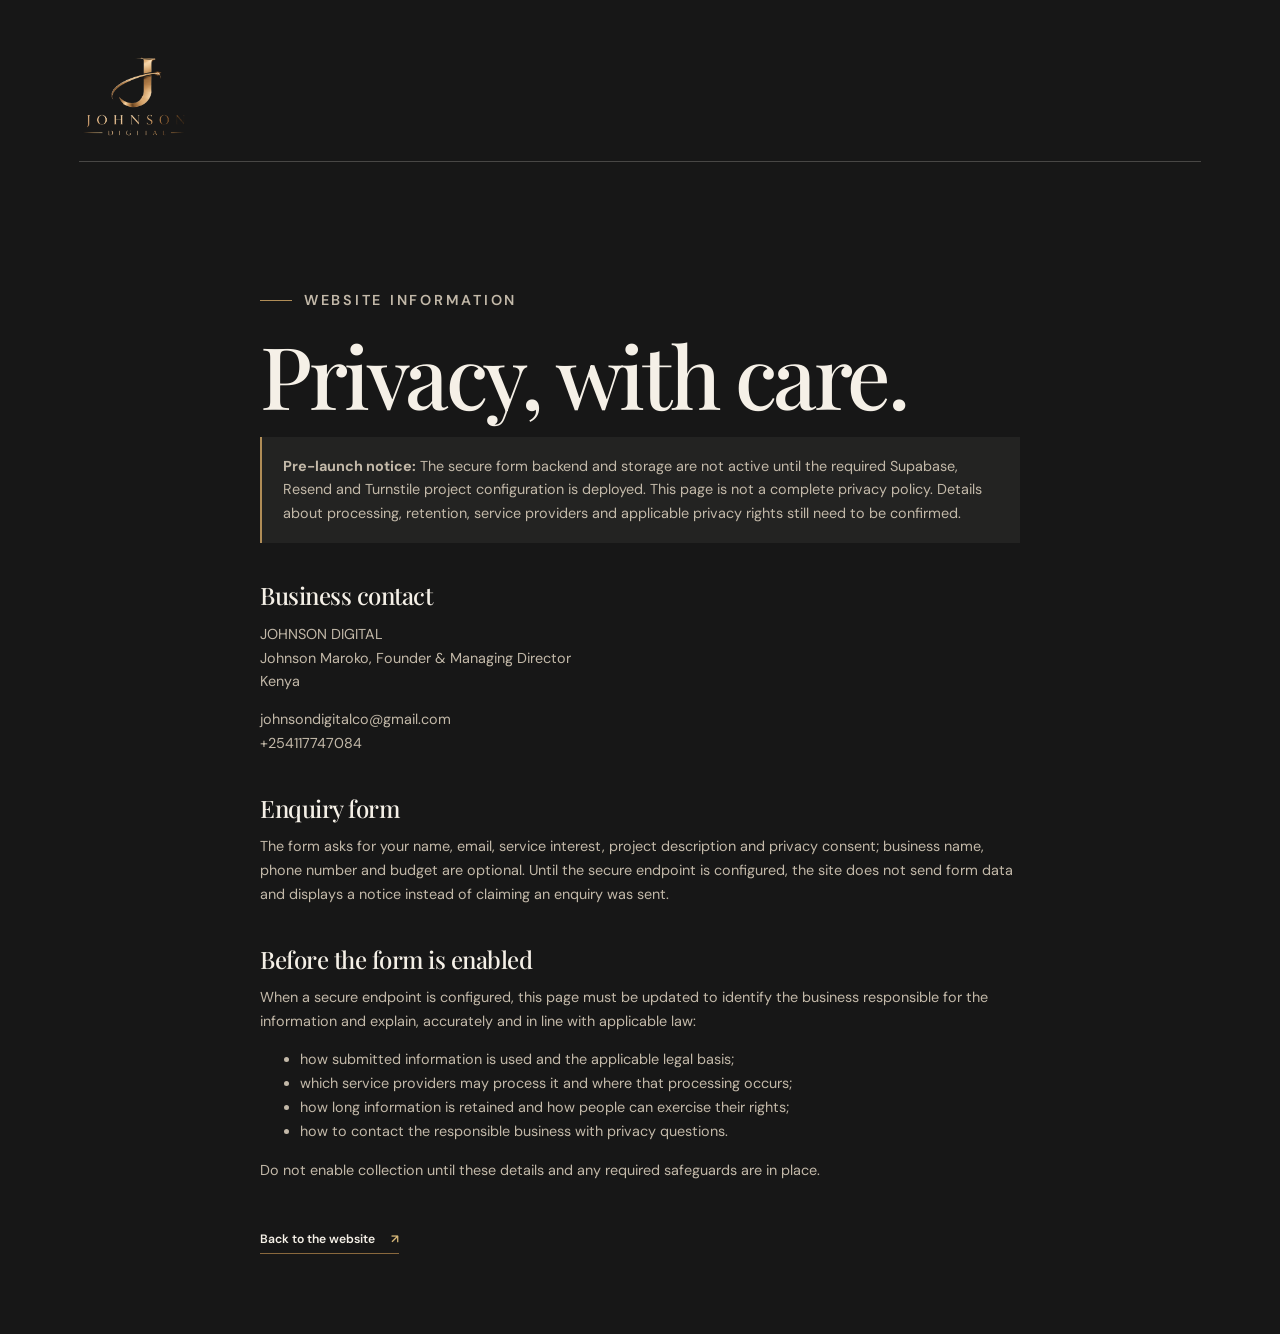
<file: privacy.html>
<!doctype html>
<html lang="en">
  <head>
    <meta charset="utf-8">
    <meta name="viewport" content="width=device-width, initial-scale=1">
    <meta name="theme-color" content="#171717">
    <meta name="description" content="Privacy information for the JOHNSON DIGITAL website.">
    <title>Privacy information — JOHNSON DIGITAL</title>
    <link rel="icon" type="image/png" href="assets/favicon.png">
    <link rel="preconnect" href="https://fonts.googleapis.com">
    <link href="https://fonts.googleapis.com/css2?family=DM+Sans:wght@400;600&family=Playfair+Display:ital,wght@0,500;1,500&display=swap" rel="stylesheet">
    <link rel="stylesheet" href="styles.css">
    <style>
      .privacy-page { min-height: 100svh; padding: 2rem var(--gutter) 5rem; }
      .privacy-page__header { padding: 1.5rem 0; border-bottom: 1px solid rgb(245 240 231 / 22%); }
      .privacy-page__content { max-width: 760px; margin: clamp(4rem, 10vw, 8rem) auto 0; }
      .privacy-page h1 { margin: 1rem 0; font: 500 clamp(2.8rem, 7vw, 5.4rem)/1.08 var(--serif); letter-spacing: -.04em; }
      .privacy-page h2 { margin: 2.5rem 0 .6rem; font-size: 1.5rem; letter-spacing: -.02em; }
      .privacy-page p, .privacy-page li { color: #c3b9a9; font-size: .9rem; }
      .privacy-page__notice { padding: 1.1rem 1.3rem; border-left: 2px solid var(--gold); background: rgb(245 240 231 / 5%); }
      .privacy-page .text-link { margin-top: 2rem; }
    </style>
  </head>
  <body class="section-dark">
    <main class="privacy-page">
      <header class="privacy-page__header">
        <a class="wordmark" href="index.html" aria-label="Johnson Digital home"><img class="wordmark__image" src="assets/johnson-digital-logo.png" alt="JOHNSON DIGITAL"></a>
      </header>
      <article class="privacy-page__content">
        <p class="eyebrow eyebrow--light"><span class="eyebrow__line"></span> Website information</p>
        <h1>Privacy, with care.</h1>
        <p class="privacy-page__notice"><strong>Pre-launch notice:</strong> The secure form backend and storage are not active until the required Supabase, Resend and Turnstile project configuration is deployed. This page is not a complete privacy policy. Details about processing, retention, service providers and applicable privacy rights still need to be confirmed.</p>
        <h2>Business contact</h2>
        <p>JOHNSON DIGITAL<br>Johnson Maroko, Founder &amp; Managing Director<br>Kenya</p>
        <p><a href="mailto:johnsondigitalco@gmail.com">johnsondigitalco@gmail.com</a><br><a href="tel:+254117747084">+254117747084</a></p>
        <h2>Enquiry form</h2>
        <p>The form asks for your name, email, service interest, project description and privacy consent; business name, phone number and budget are optional. Until the secure endpoint is configured, the site does not send form data and displays a notice instead of claiming an enquiry was sent.</p>
        <h2>Before the form is enabled</h2>
        <p>When a secure endpoint is configured, this page must be updated to identify the business responsible for the information and explain, accurately and in line with applicable law:</p>
        <ul>
          <li>how submitted information is used and the applicable legal basis;</li>
          <li>which service providers may process it and where that processing occurs;</li>
          <li>how long information is retained and how people can exercise their rights;</li>
          <li>how to contact the responsible business with privacy questions.</li>
        </ul>
        <p>Do not enable collection until these details and any required safeguards are in place.</p>
        <a class="text-link text-link--light" href="index.html#contact">Back to the website <span aria-hidden="true">↗</span></a>
      </article>
    </main>
  </body>
</html>
</file>
<file: styles.css>
:root {
  color-scheme: light;
  --ink: #171717;
  --ink-soft: #302a24;
  --ivory: #f5f0e7;
  --cream: #e9ddc8;
  --taupe: #a89b88;
  --gold: #b08d57;
  --champagne: #d6b779;
  --bronze: #89683d;
  --serif: "Playfair Display", Georgia, serif;
  --sans: "DM Sans", Arial, sans-serif;
  --gutter: clamp(1.25rem, 6.2vw, 6.5rem);
}

* { box-sizing: border-box; }
html { scroll-behavior: smooth; scroll-padding-top: 6rem; }
body { margin: 0; background: var(--ivory); color: var(--ink); font-family: var(--sans); font-size: 15px; line-height: 1.65; -webkit-font-smoothing: antialiased; }
img { display: block; width: 100%; }
a { color: inherit; text-decoration: none; }
button, input, select, textarea { font: inherit; }
button, a, summary { -webkit-tap-highlight-color: transparent; }
::selection { color: var(--ink); background: var(--champagne); }
.sr-only { position: absolute; width: 1px; height: 1px; padding: 0; margin: -1px; overflow: hidden; clip: rect(0,0,0,0); white-space: nowrap; border: 0; }
.skip-link { position: fixed; z-index: 20; top: .75rem; left: .75rem; padding: .7rem 1rem; background: var(--ivory); color: var(--ink); transform: translateY(-160%); }
.skip-link:focus { transform: translateY(0); }
.section-dark { color: var(--ivory); background: var(--ink); }
.section-ivory { background: var(--ivory); }
.section-cream { background: var(--cream); }
.section-pad { padding: clamp(5rem, 10vw, 9.5rem) var(--gutter); }

.site-header { position: absolute; z-index: 10; top: 0; right: 0; left: 0; display: flex; align-items: center; justify-content: space-between; min-height: 5.8rem; padding: 0 var(--gutter); color: var(--ivory); border-bottom: 1px solid rgb(245 240 231 / 16%); transition: background .3s ease, min-height .3s ease; }
.site-header.is-scrolled { position: fixed; min-height: 4.65rem; background: rgb(23 23 23 / 96%); backdrop-filter: blur(14px); }
.wordmark { display: block; flex: 0 0 auto; width: clamp(72px, 9vw, 112px); line-height: 0; }
.wordmark__image { display: block; width: 100%; height: auto; }
.primary-nav { display: flex; align-items: center; gap: clamp(1.2rem, 2.4vw, 2.5rem); font-size: .75rem; letter-spacing: .035em; }
.primary-nav > a:not(.nav-cta) { transition: color .2s ease; }
.primary-nav > a:not(.nav-cta):hover { color: var(--champagne); }
.nav-cta { display: inline-flex; align-items: center; gap: 1.1rem; margin-left: .3rem; padding: .75rem 1rem; border: 1px solid rgb(214 183 121 / 72%); color: var(--ivory); transition: background .2s ease, color .2s ease; }
.nav-cta:hover { color: var(--ink); background: var(--champagne); }
.nav-cta span { color: var(--champagne); }
.nav-cta:hover span { color: var(--ink); }
.menu-toggle { display: none; }

.hero { position: relative; display: flex; min-height: min(840px, 100svh); align-items: center; overflow: hidden; padding: 8rem var(--gutter) 7rem; }
.hero__image { position: absolute; inset: 0; background: url("https://images.unsplash.com/photo-1497366754035-f200968a6e72?auto=format&fit=crop&w=2200&q=90") center 48% / cover no-repeat; transform: scale(1.025); animation: hero-settle 1.4s ease-out both; }
.hero__shade { position: absolute; inset: 0; background: linear-gradient(90deg, rgb(15 15 14 / 90%) 0%, rgb(20 19 17 / 77%) 42%, rgb(20 19 17 / 35%) 100%), linear-gradient(0deg, rgb(15 15 14 / 55%), transparent 36%); }
.hero__content { position: relative; z-index: 1; width: min(760px, 75%); margin-top: 1.4rem; }
.eyebrow { display: flex; align-items: center; gap: .75rem; margin: 0; color: #776d5f; font-size: .64rem; font-weight: 600; letter-spacing: .19em; line-height: 1.5; text-transform: uppercase; }
.eyebrow--light { color: #c3b9a9; }
.eyebrow__line { display: inline-block; width: 2rem; height: 1px; background: var(--gold); }
.hero h1, h2 { margin: 1.4rem 0 0; font-family: var(--serif); font-size: clamp(3.2rem, 7.2vw, 7.3rem); font-weight: 500; letter-spacing: -.055em; line-height: 1.04; }
.hero h1 { max-width: 760px; }
h1 em, h2 em { color: var(--champagne); font-weight: 500; }
.hero__intro { max-width: 460px; margin: 1.7rem 0 0; color: rgb(245 240 231 / 78%); font-size: clamp(.95rem, 1.15vw, 1.1rem); line-height: 1.8; }
.hero__actions { display: flex; align-items: center; gap: 2rem; margin-top: 2.2rem; }
.button { display: inline-flex; align-items: center; justify-content: space-between; gap: 2rem; min-height: 3.25rem; padding: 0 1.1rem; border: 1px solid transparent; cursor: pointer; font-size: .75rem; font-weight: 600; transition: background .2s ease, border-color .2s ease, color .2s ease, transform .2s ease; }
.button:hover { transform: translateY(-2px); }
.button span { font-size: 1.1rem; }
.button--light { color: var(--ink); background: var(--ivory); }
.button--light:hover { background: var(--champagne); }
.button--dark { color: var(--ivory); background: var(--ink); }
.button--dark:hover { background: var(--ink-soft); }
.text-link { display: inline-flex; align-items: center; gap: 1rem; padding-bottom: .28rem; border-bottom: 1px solid var(--gold); font-size: .76rem; font-weight: 600; }
.text-link span { color: var(--bronze); transition: transform .2s ease; }
.text-link:hover span { transform: translate(3px, -3px); }
.text-link--light { color: var(--ivory); border-color: var(--bronze); }
.text-link--light span { color: var(--champagne); }
.hero__index { position: absolute; right: var(--gutter); bottom: 3rem; display: flex; align-items: center; gap: .85rem; color: rgb(245 240 231 / 62%); font-size: .63rem; letter-spacing: .12em; }
.hero__index span:first-child { color: var(--champagne); }
.hero__index i { width: 4.2rem; height: 1px; background: linear-gradient(90deg, var(--gold) 25%, rgb(245 240 231 / 35%) 25%); }
.hero__scroll { position: absolute; bottom: 2.9rem; left: var(--gutter); display: inline-flex; align-items: center; gap: 1rem; color: rgb(245 240 231 / 73%); font-size: .64rem; letter-spacing: .09em; text-transform: uppercase; }
.hero__scroll i { color: var(--champagne); font-size: 1rem; font-style: normal; }
.hero__caption { position: absolute; top: 53%; right: 2.4rem; color: rgb(245 240 231 / 72%); font-family: var(--serif); font-size: .85rem; font-style: italic; writing-mode: vertical-rl; }
.intro-band { display: flex; align-items: center; justify-content: space-between; min-height: 5.4rem; padding: 1rem var(--gutter); border-bottom: 1px solid #ddd4c6; background: var(--ivory); }
.intro-band p { margin: 0; font-size: .66rem; font-weight: 600; letter-spacing: .16em; text-transform: uppercase; }
.intro-band p span { padding: 0 .7rem; color: var(--gold); }
.intro-band__note { color: #786f63; font-family: var(--serif); font-size: .83rem !important; font-weight: 500 !important; letter-spacing: .01em !important; text-transform: none !important; }

.section-topline { display: flex; justify-content: space-between; padding-bottom: 1rem; border-bottom: 1px solid rgb(23 23 23 / 20%); color: #6f665b; font-size: .62rem; letter-spacing: .14em; text-transform: uppercase; }
.section-topline--dark { border-color: rgb(245 240 231 / 25%); color: #b7ad9e; }
.about__grid { display: grid; grid-template-columns: 1.15fr .85fr; gap: 8vw; align-items: end; padding: 5.5rem 0 4.2rem; }
.about h2, .section-heading h2, .contact h2 { font-size: clamp(2.7rem, 5.2vw, 5.6rem); }
.about h2 em, .section-heading h2 em, .contact h2 em { color: var(--bronze); }
.about__copy { max-width: 455px; padding-bottom: .3rem; }
.about__copy p { color: #645e56; font-size: .88rem; }
.about__copy .lead { color: var(--ink); font-family: var(--serif); font-size: 1.45rem; line-height: 1.5; }
.about__copy .text-link { margin-top: 1rem; }
.about__lower { display: grid; grid-template-columns: 1fr 1fr; gap: clamp(2rem, 7vw, 7.5rem); align-items: center; }
.about__photo { position: relative; margin: 0; }
.about__photo img { height: clamp(280px, 36vw, 490px); object-fit: cover; filter: saturate(.72); }
.about__photo figcaption { position: absolute; right: 0; bottom: 0; padding: .75rem 1rem; color: var(--ivory); background: var(--ink); font-family: var(--serif); font-size: .8rem; font-style: italic; }
.pillar { display: grid; grid-template-columns: 2.5rem 1fr 1.2rem; gap: 1.2rem; align-items: start; padding: 1.25rem 0; border-top: 1px solid #d5ccbd; }
.pillar:last-child { border-bottom: 1px solid #d5ccbd; }
.pillar__number { color: var(--bronze); font-size: .64rem; letter-spacing: .12em; }
.pillar h3, .process-step h3, .approach-point h3 { margin: 0; font-family: var(--serif); font-size: 1.45rem; font-weight: 500; }
.pillar p, .process-step p, .approach-point p { margin: .25rem 0 0; color: #71695f; font-size: .79rem; }
.pillar__mark { color: var(--gold); transition: transform .2s ease; }
.pillar:hover .pillar__mark { transform: translate(3px, -3px); }
.mission-strip { display: grid; grid-template-columns: 1fr 1fr; gap: 5rem; margin-top: 6rem; padding: 2rem 0; border-top: 1px solid #d5ccbd; border-bottom: 1px solid #d5ccbd; }
.mission-strip p { max-width: 460px; margin: .75rem 0 0; font-family: var(--serif); font-size: 1.25rem; line-height: 1.45; }
.founder { display: grid; grid-template-columns: minmax(240px, .75fr) 1.25fr; gap: clamp(2.5rem, 8vw, 8rem); align-items: center; margin-top: 5.5rem; padding-top: 2rem; border-top: 1px solid #d5ccbd; }
.founder__portrait { position: relative; margin: 0; }
.founder__portrait img { height: clamp(300px, 38vw, 470px); object-fit: cover; object-position: center 35%; filter: saturate(.68) sepia(.08); }
.founder__portrait figcaption { position: absolute; right: 0; bottom: 0; padding: .65rem .85rem; color: var(--ivory); background: var(--ink); font-size: .59rem; letter-spacing: .05em; }
.founder__copy { max-width: 650px; }
.founder__copy h2 { margin: 1rem 0 .45rem; color: var(--ink); font-size: clamp(2.7rem, 5vw, 5rem); }
.founder__copy h2 em { color: var(--bronze); }
.founder__role { margin: 0 0 1.3rem; color: var(--bronze); font-size: .68rem; font-weight: 600; letter-spacing: .14em; text-transform: uppercase; }
.founder__copy > p:not(.eyebrow, .founder__role) { max-width: 580px; color: #645e56; font-size: .88rem; }
.founder__copy blockquote { margin: 1.7rem 0 0; padding: 1rem 0 0 1.15rem; border-top: 1px solid #d5ccbd; border-left: 1px solid var(--gold); color: #4b443b; font-family: var(--serif); font-size: clamp(1.2rem, 2vw, 1.7rem); font-style: italic; line-height: 1.5; }

.section-heading { display: flex; align-items: end; justify-content: space-between; gap: 3rem; padding: 4rem 0 3.8rem; }
.section-heading h2 { margin-top: 1rem; }
.section-heading__aside { max-width: 320px; margin: 0 0 .45rem; color: #71695f; font-size: .86rem; }
.section-dark .section-heading__aside { color: #b7ad9e; }
.services .section-heading h2, .approach h2 { font-size: clamp(2.9rem, 5.8vw, 6rem); }
.service-list { border-top: 1px solid rgb(245 240 231 / 30%); }
.service-item { border-bottom: 1px solid rgb(245 240 231 / 25%); }
.service-item summary { display: grid; grid-template-columns: 3.5rem minmax(230px, 1.2fr) 1fr 2rem; gap: 1rem; align-items: center; min-height: 6.1rem; cursor: pointer; list-style: none; }
.service-item summary::-webkit-details-marker { display: none; }
.service-item__number { color: var(--champagne); font-size: .65rem; letter-spacing: .12em; }
.service-item__title { font-family: var(--serif); font-size: clamp(1.25rem, 2.2vw, 1.95rem); }
.service-item__summary { color: #b7ad9e; font-size: .75rem; }
.service-item__icon { display: grid; width: 1.7rem; height: 1.7rem; place-items: center; border: 1px solid rgb(214 183 121 / 65%); color: var(--champagne); font-size: 1rem; transition: transform .2s ease, background .2s ease; }
.service-item[open] .service-item__icon { transform: rotate(45deg); background: rgb(214 183 121 / 10%); }
.service-item__detail { display: grid; grid-template-columns: minmax(230px, .7fr) 1fr; gap: 3rem; padding: 0 3rem 1.7rem 4.5rem; color: #c9c0b3; font-size: .8rem; }
.service-item__detail p { max-width: 390px; margin: 0; }
.service-item__detail ul { display: flex; flex-wrap: wrap; gap: .6rem 1.5rem; margin: 0; padding: 0; list-style: none; color: #e0d8cc; }
.service-item__detail li::before { content: "—"; margin-right: .55rem; color: var(--champagne); }
.services__foot { display: flex; justify-content: space-between; align-items: center; gap: 2rem; padding-top: 2rem; }
.services__foot p { color: #b7ad9e; font-family: var(--serif); font-size: 1.15rem; }

.work-grid { display: grid; grid-template-columns: 1fr 1fr; gap: 3.5rem 2rem; }
.work-card--wide { grid-column: span 2; }
.work-card__image { position: relative; display: block; overflow: hidden; background: #d2c8b7; }
.work-card--wide .work-card__image { height: clamp(320px, 48vw, 610px); }
.work-card:not(.work-card--wide) .work-card__image { height: clamp(250px, 33vw, 420px); }
.work-card__image img { height: 100%; object-fit: cover; filter: saturate(.78); transition: transform .6s cubic-bezier(.2,.7,.2,1), filter .4s ease; }
.work-card__image:hover img { transform: scale(1.035); filter: saturate(.95); }
.work-card__arrow { position: absolute; right: 1rem; bottom: 1rem; display: grid; width: 2.6rem; height: 2.6rem; place-items: center; color: var(--ink); background: var(--ivory); transition: color .2s ease, background .2s ease; }
.work-card__image:hover .work-card__arrow { color: var(--ink); background: var(--champagne); }
.work-card__info { display: flex; align-items: end; justify-content: space-between; gap: 2rem; padding-top: 1.1rem; }
.work-card__info .eyebrow { font-size: .55rem; }
.work-card__info h3 { margin: .3rem 0 0; font-family: var(--serif); font-size: 1.7rem; font-weight: 500; }
.work-card__info > p { max-width: 250px; margin: 0; color: #71695f; font-size: .75rem; }
.work__note { display: flex; align-items: center; gap: .8rem; margin-top: 3rem; color: #71695f; font-size: .72rem; }
.work__note p { margin: 0; }
.gold-rule { width: 2rem; height: 1px; background: var(--gold); }

.industries { background: var(--ink-soft); }
.industries .section-topline--dark { border-color: rgb(245 240 231 / 22%); }
.industries .section-heading__aside { max-width: 380px; }
.industries-grid { display: grid; grid-template-columns: repeat(12, minmax(0, 1fr)); gap: clamp(2.5rem, 5vw, 5rem) 2rem; }
.industry-card--wide { grid-column: span 7; }
.industry-card--narrow { grid-column: span 5; margin-top: 4rem; }
.industry-card__image { position: relative; display: block; overflow: hidden; aspect-ratio: 1.52; background: #40382f; }
.industry-card--narrow .industry-card__image { aspect-ratio: 1.2; }
.industry-card__split { position: absolute; inset: 0; display: grid; grid-template-columns: 1.1fr .9fr; gap: 2px; overflow: hidden; }
.industry-card__split img { min-width: 0; }
.industry-card__image--split::after { z-index: 0; }
.industry-card__image::after { position: absolute; inset: 30% 0 0; background: linear-gradient(0deg, rgb(23 23 23 / 58%), transparent); content: ""; pointer-events: none; }
.industry-card__image img { width: 100%; height: 100%; object-fit: cover; filter: saturate(.76) sepia(.15) contrast(1.02); transition: transform .65s cubic-bezier(.2,.7,.2,1), filter .4s ease; }
.industry-card__image:hover img { transform: scale(1.035); filter: saturate(.9) sepia(.08); }
.industry-card__index { position: absolute; z-index: 1; bottom: 1rem; left: 1rem; color: var(--ivory); font-size: .59rem; letter-spacing: .13em; text-transform: uppercase; }
.industry-card__arrow { position: absolute; z-index: 1; right: 1rem; bottom: .8rem; display: grid; width: 2.4rem; height: 2.4rem; place-items: center; color: var(--ink); background: var(--champagne); transition: transform .2s ease, background .2s ease; }
.industry-card__image:hover .industry-card__arrow { transform: translate(2px, -2px); background: var(--ivory); }
.industry-card__body { padding-top: 1rem; }
.industry-card__body h3 { margin: 0; color: var(--ivory); font-family: var(--serif); font-size: clamp(1.55rem, 2.7vw, 2.35rem); font-weight: 500; line-height: 1.2; }
.industry-card__body > p:not(.industry-card__services) { max-width: 530px; margin: .6rem 0 1rem; color: #c3b9a9; font-size: .8rem; }
.industry-card__services { max-width: 620px; margin: 0 0 1rem; color: #ded6ca; font-size: .69rem; }
.industry-card__services span { display: block; margin-bottom: .28rem; color: var(--champagne); font-size: .56rem; font-weight: 600; letter-spacing: .12em; text-transform: uppercase; }
.industry-card__link { display: inline-flex; align-items: center; gap: .75rem; padding-bottom: .25rem; border-bottom: 1px solid var(--bronze); color: var(--ivory); font-size: .68rem; font-weight: 600; }
.industry-card__link span { color: var(--champagne); transition: transform .2s ease; }
.industry-card__link:hover span { transform: translate(3px, -3px); }

.process-steps { display: grid; grid-template-columns: repeat(5, 1fr); margin-top: 1rem; border-top: 1px solid #c9beac; }
.process-step { display: flex; flex-direction: column; min-height: 230px; padding: 1.2rem 1.1rem 1rem 0; border-right: 1px solid #c9beac; }
.process-step + .process-step { padding-left: 1.15rem; }
.process-step:last-child { border-right: 0; }
.process-step__number { margin-bottom: auto; color: var(--bronze); font-size: .65rem; letter-spacing: .12em; }
.process-step h3 { font-size: 1.35rem; }
.process-step p { max-width: 210px; font-size: .74rem; }

.approach__grid { display: grid; grid-template-columns: .85fr 1.15fr; gap: 9vw; padding-top: 5.5rem; }
.approach__intro h2 { max-width: 520px; margin: 1.5rem 0; font-size: clamp(2.8rem, 5.2vw, 5.5rem); }
.approach__intro > p:not(.eyebrow) { max-width: 410px; margin-bottom: 2rem; color: #b7ad9e; font-size: .87rem; }
.approach-point { display: grid; grid-template-columns: 2.2rem 1fr; gap: 1rem; padding: 1rem 0; border-top: 1px solid rgb(245 240 231 / 25%); }
.approach-point:last-child { border-bottom: 1px solid rgb(245 240 231 / 25%); }
.approach-point > span { padding-top: .3rem; color: var(--champagne); font-size: .63rem; letter-spacing: .12em; }
.approach-point h3 { color: var(--ivory); font-size: 1.25rem; }
.approach-point p { color: #b7ad9e; }

.insights-grid { display: grid; grid-template-columns: repeat(3, 1fr); gap: 1.2rem; }
.insight-card { position: relative; display: flex; flex-direction: column; min-height: 290px; padding: 1.5rem; border: 1px solid #d5ccbd; transition: border-color .2s ease, transform .2s ease; }
.insight-card:hover { transform: translateY(-3px); border-color: var(--gold); }
.insight-card__number { position: absolute; top: 1.5rem; right: 1.5rem; color: var(--bronze); font-size: .65rem; }
.insight-card .eyebrow { padding-right: 2rem; font-size: .55rem; }
.insight-card h3 { max-width: 310px; margin: 1.6rem 0 .7rem; font-family: var(--serif); font-size: 1.55rem; font-weight: 500; line-height: 1.3; }
.insight-card > p:not(.eyebrow) { margin: 0 0 1.5rem; color: #71695f; font-size: .76rem; }
.insight-card__foot { display: flex; justify-content: space-between; gap: 1rem; align-items: center; margin-top: auto; padding-top: .8rem; border-top: 1px solid #d5ccbd; color: #776d5f; font-size: .65rem; }
.insight-card__foot span { color: var(--bronze); }

.contact__grid { display: grid; grid-template-columns: .85fr 1.15fr; gap: 9vw; padding-top: 5rem; }
.contact h2 { max-width: 570px; margin: 1.3rem 0 1.2rem; font-size: clamp(2.7rem, 4.8vw, 5rem); }
.contact__intro > p:not(.eyebrow) { max-width: 390px; color: #655d53; font-size: .88rem; }
.contact__details { display: grid; grid-template-columns: 1fr 1fr; gap: 1.25rem 1.5rem; margin-top: 3rem; padding-top: 1.5rem; border-top: 1px solid #c9beac; }
.contact__details p, .contact__details a { margin: .35rem 0 0; font-size: .8rem; }
.contact__details a { display: inline-flex; gap: .6rem; border-bottom: 1px solid var(--gold); }
.contact__details a span { color: var(--bronze); }
.contact-icon { width: 1rem; height: 1rem; flex: 0 0 auto; fill: none; stroke: var(--bronze); stroke-linecap: round; stroke-linejoin: round; stroke-width: 1.5; }
.footer-contact .contact-icon { stroke: var(--champagne); }
.footer-column > a { display: inline-flex; align-items: center; gap: .45rem; }
.social-icon { width: 1rem; height: 1rem; flex: 0 0 auto; fill: none; stroke: var(--champagne); stroke-linecap: round; stroke-linejoin: round; stroke-width: 1.5; }
.social-link[data-social="facebook"] .social-icon, .social-link[data-social="linkedin"] .social-icon, .social-link[data-social="tiktok"] .social-icon, .social-link[data-social="youtube"] .social-icon { fill: currentColor; stroke: none; }
.contact-form { display: flex; flex-direction: column; gap: 1.2rem; }
.form-row { display: grid; grid-template-columns: 1fr 1fr; gap: 1.2rem; }
.contact-form label { display: flex; flex-direction: column; gap: .4rem; color: #49443d; font-size: .68rem; font-weight: 600; }
.contact-form label > span:not(.optional) { display: inline; }
.contact-form .optional { color: #84796b; font-weight: 400; }
.contact-form input, .contact-form select, .contact-form textarea { width: 100%; min-height: 2.9rem; padding: .65rem .7rem; border: 1px solid #c9beac; border-radius: 0; outline: 0; background: rgb(245 240 231 / 60%); color: var(--ink); font-size: .78rem; font-weight: 400; }
.contact-form textarea { min-height: 7rem; resize: vertical; }
.contact-form input:focus, .contact-form select:focus, .contact-form textarea:focus { border-color: var(--bronze); box-shadow: 0 0 0 2px rgb(176 141 87 / 18%); }
.form-bottom { display: flex; align-items: center; justify-content: space-between; gap: 1rem; }
.form-bottom .button { min-width: 195px; }
#form-status { min-height: 1.3em; margin: 0; color: #564b3a; font-size: .74rem; }
#form-status[data-state="error"] { color: #8b332c; }
#form-status[data-state="success"] { color: #355a3b; }
.form-note { margin: -.6rem 0 0; color: #776d5f; font-size: .65rem; }
.turnstile-wrap { min-height: 0; }
.form-trap { position: absolute; left: -10000px; width: 1px; height: 1px; overflow: hidden; }
.contact-form label.form-consent { display: flex; flex-direction: row; align-items: flex-start; gap: .65rem; color: #625a4f; font-size: .68rem; font-weight: 400; line-height: 1.55; }
.contact-form .form-consent input { width: 1rem; min-height: 1rem; flex: 0 0 auto; margin: .1rem 0 0; accent-color: var(--bronze); }
.form-consent a { color: var(--ink); text-decoration: underline; text-decoration-color: var(--gold); text-underline-offset: .15em; }
.media-admin-link { margin-top: .5rem; color: var(--champagne) !important; }
.media-admin-link:hover { color: var(--ivory) !important; }
.contact-form button:disabled { cursor: wait; opacity: .6; }

.site-footer { padding: 4.5rem var(--gutter) 1.2rem; }
.footer-main { display: grid; grid-template-columns: 1.5fr .7fr 1fr .8fr; gap: 4vw; padding-bottom: 4rem; }
.wordmark--footer { width: min(174px, 100%); }
.footer-brand > p { max-width: 330px; margin: 1.2rem 0; color: #b7ad9e; font-size: .8rem; }
.footer-tagline { color: var(--champagne); font-family: var(--serif); font-size: .9rem; font-style: italic; }
.footer-contact { display: grid; justify-items: start; gap: .35rem; margin-top: 1.3rem; color: #b7ad9e; font-size: .67rem; }
.footer-contact a { color: #ded6ca; }
.footer-contact a:hover { color: var(--champagne); }
.footer-column { display: flex; flex-direction: column; align-items: flex-start; gap: .65rem; }
.footer-column .eyebrow { margin-bottom: .45rem; font-size: .56rem; }
.footer-column > a { color: #ded6ca; font-size: .73rem; }
.footer-column > a:hover, .footer-bottom a:hover { color: var(--champagne); }
.footer-setup-note { max-width: 180px; color: #a89b88; font-size: .65rem; }
.footer-bottom { display: flex; justify-content: space-between; gap: 2rem; padding-top: 1rem; border-top: 1px solid rgb(245 240 231 / 22%); color: #a89b88; font-size: .64rem; }
.footer-bottom > div { display: flex; gap: 1.5rem; }

.reveal { opacity: 0; transform: translateY(18px); transition: opacity .65s ease, transform .65s cubic-bezier(.2,.7,.2,1); }
.reveal.is-visible { opacity: 1; transform: translateY(0); }
@keyframes hero-settle { from { transform: scale(1.07); } to { transform: scale(1.025); } }

@media (min-width: 1500px) {
  :root { --gutter: max(6.5rem, calc((100vw - 1380px) / 2)); }
}
@media (max-width: 900px) {
  .primary-nav { gap: 1rem; font-size: .68rem; }
  .nav-cta { gap: .5rem; padding: .65rem; }
  .about__grid { gap: 4vw; }
  .approach__grid, .contact__grid { gap: 5vw; }
  .footer-main { grid-template-columns: 1.3fr .7fr 1fr; }
  .footer-column:last-child { grid-column: 2; }
}
@media (max-width: 780px) {
  html { scroll-padding-top: 4.5rem; }
  .site-header { min-height: 4.6rem; }
  .site-header.is-scrolled { min-height: 4.25rem; }
  .wordmark { width: 76px; }
  .menu-toggle { display: flex; align-items: center; gap: .75rem; padding: .5rem 0 .5rem .5rem; border: 0; background: none; color: var(--ivory); cursor: pointer; font-size: .65rem; letter-spacing: .1em; text-transform: uppercase; }
  .menu-toggle__icon { display: grid; gap: 5px; width: 1.2rem; }
  .menu-toggle__icon i { display: block; height: 1px; background: var(--champagne); transition: transform .2s ease; }
  .menu-toggle[aria-expanded="true"] .menu-toggle__icon i:first-child { transform: translateY(3px) rotate(45deg); }
  .menu-toggle[aria-expanded="true"] .menu-toggle__icon i:last-child { transform: translateY(-3px) rotate(-45deg); }
  .primary-nav { position: absolute; top: 100%; right: 0; left: 0; display: flex; flex-direction: column; align-items: stretch; gap: 0; padding: 0 var(--gutter); overflow: hidden; background: var(--ink); max-height: 0; transition: max-height .35s ease, padding .35s ease; }
  .primary-nav.is-open { max-height: 26rem; padding-top: .4rem; padding-bottom: 1.4rem; border-bottom: 1px solid rgb(245 240 231 / 18%); }
  .primary-nav > a:not(.nav-cta) { padding: .85rem 0; border-bottom: 1px solid rgb(245 240 231 / 13%); font-size: .78rem; }
  .nav-cta { align-self: flex-start; margin: 1rem 0 0; padding: .75rem 1rem; font-size: .75rem; }
  .hero { min-height: min(760px, 100svh); padding-top: 7rem; padding-bottom: 7rem; }
  .hero__content { width: 100%; margin-top: 0; }
  .hero__shade { background: linear-gradient(90deg, rgb(15 15 14 / 87%), rgb(20 19 17 / 48%)), linear-gradient(0deg, rgb(15 15 14 / 55%), transparent 45%); }
  .hero h1 { max-width: 590px; font-size: clamp(3.1rem, 12vw, 5.2rem); }
  .hero__caption, .hero__index { display: none; }
  .hero__scroll { bottom: 1.6rem; }
  .intro-band { align-items: flex-start; flex-direction: column; justify-content: center; gap: .4rem; min-height: 5.5rem; }
  .intro-band p { font-size: .58rem; }
  .intro-band__note { font-size: .82rem !important; }
  .about__grid, .about__lower, .founder, .approach__grid, .contact__grid { grid-template-columns: 1fr; }
  .about__grid { gap: 1.5rem; padding: 3.5rem 0; }
  .about__copy { max-width: 560px; }
  .about__lower { gap: 2rem; }
  .about__photo img { height: 65vw; max-height: 420px; }
  .founder { gap: 1.8rem; margin-top: 4rem; }
  .founder__portrait img { height: 78vw; max-height: 470px; }
  .mission-strip { gap: 2rem; margin-top: 3.5rem; }
  .section-heading { align-items: flex-start; flex-direction: column; gap: 1rem; padding: 3.5rem 0 2.5rem; }
  .section-heading__aside { max-width: 480px; }
  .service-item summary { grid-template-columns: 2rem 1fr 1.7rem; gap: .6rem; min-height: 5.1rem; }
  .service-item__summary { grid-column: 2; grid-row: 2; padding-bottom: .8rem; }
  .service-item__icon { grid-column: 3; grid-row: 1 / span 2; }
  .service-item__title { grid-column: 2; grid-row: 1; font-size: 1.35rem; }
  .service-item__number { grid-column: 1; grid-row: 1; align-self: start; padding-top: .5rem; }
  .service-item__detail { grid-template-columns: 1fr; gap: .8rem; padding: 0 1rem 1.5rem 2.6rem; }
  .services__foot { align-items: flex-start; flex-direction: column; gap: .4rem; }
  .services__foot p { margin-bottom: .7rem; }
  .work-grid { gap: 2.3rem 1rem; }
  .work-card--wide .work-card__image { height: 62vw; }
  .work-card:not(.work-card--wide) .work-card__image { height: 55vw; }
  .work-card__info { align-items: flex-start; flex-direction: column; gap: .6rem; }
  .work-card__info h3 { font-size: 1.45rem; }
  .work-card__info > p { font-size: .7rem; }
  .industries-grid { grid-template-columns: minmax(0, 1fr); gap: 2.8rem; }
  .industry-card--wide, .industry-card--narrow { grid-column: auto; margin-top: 0; }
  .industry-card__image, .industry-card--narrow .industry-card__image { aspect-ratio: 1.3; }
  .industry-card__body h3 { font-size: clamp(1.65rem, 7vw, 2.2rem); }
  .process-steps { grid-template-columns: 1fr; border-top: 0; }
  .process-step, .process-step + .process-step { display: grid; grid-template-columns: 2.3rem 1fr; gap: 1rem; min-height: 0; padding: 1.1rem 0; border-top: 1px solid #c9beac; border-right: 0; }
  .process-step__number { padding-top: .25rem; }
  .process-step p { max-width: 420px; }
  .approach__grid { gap: 3rem; padding-top: 3.5rem; }
  .approach__intro h2 { font-size: clamp(2.8rem, 10vw, 4.5rem); }
  .insights-grid { grid-template-columns: 1fr; }
  .insight-card { min-height: 250px; }
  .contact__grid { gap: 3rem; padding-top: 3.5rem; }
  .contact h2 { max-width: 620px; font-size: clamp(2.8rem, 10vw, 4.6rem); }
  .footer-main { grid-template-columns: 1fr 1fr; gap: 2.5rem 1rem; }
  .footer-brand { grid-column: span 2; }
  .footer-column:last-child { grid-column: auto; }
}
@media (max-width: 420px) {
  .hero__actions { align-items: flex-start; flex-direction: column; gap: 1.25rem; }
  .hero h1 { font-size: 3rem; }
  .mission-strip { grid-template-columns: 1fr; gap: 1.5rem; }
  .work-grid { grid-template-columns: 1fr; }
  .work-card--wide { grid-column: auto; }
  .work-card--wide .work-card__image, .work-card:not(.work-card--wide) .work-card__image { height: 70vw; }
  .form-row { grid-template-columns: 1fr; }
  .form-bottom { align-items: flex-start; flex-direction: column; }
  .footer-bottom { align-items: flex-start; flex-direction: column; gap: .8rem; }
}
@media (prefers-reduced-motion: reduce) {
  *, *::before, *::after { scroll-behavior: auto !important; animation-duration: .01ms !important; animation-iteration-count: 1 !important; transition-duration: .01ms !important; }
  .reveal { opacity: 1; transform: none; }
}
</file>
